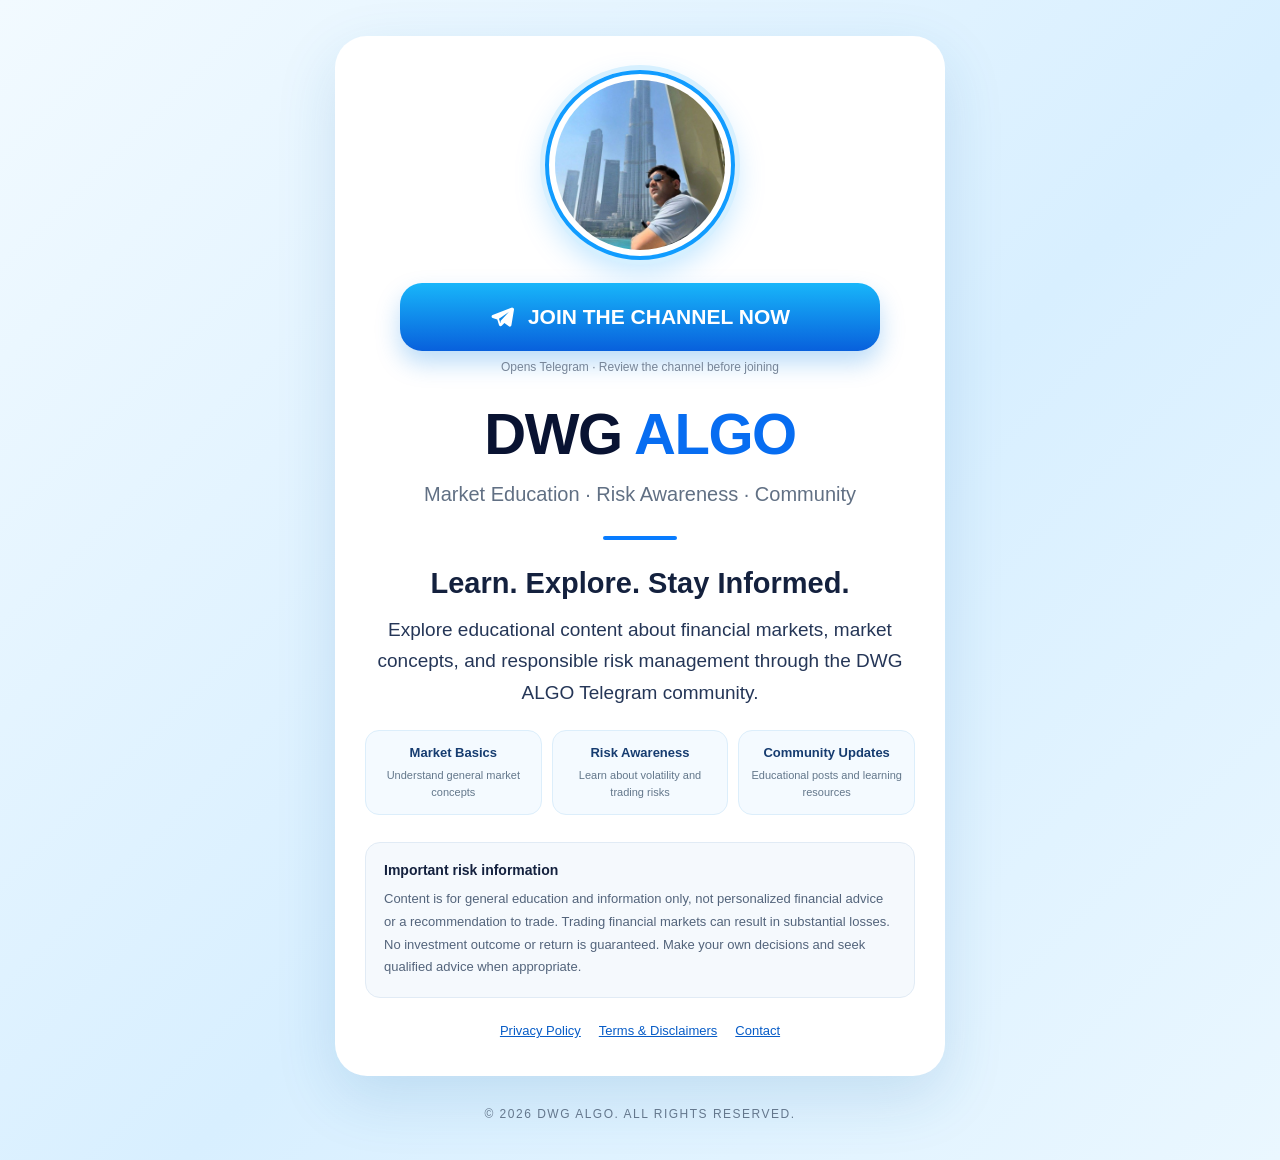
<file: index.html>
<!doctype html><html lang="en"><head><meta charset="utf-8"><meta name="viewport" content="width=device-width,initial-scale=1"><meta name="theme-color" content="#e9f6ff"><meta name="description" content="DWG ALGO educational community: market education, risk awareness, and learning resources."><title>DWG ALGO | Educational Community</title><link rel="stylesheet" href="style.css"><script>!function(f,b,e,v,n,t,s){if(f.fbq)return;n=f.fbq=function(){n.callMethod?n.callMethod.apply(n,arguments):n.queue.push(arguments)};if(!f._fbq)f._fbq=n;n.push=n;n.loaded=!0;n.version='2.0';n.queue=[];t=b.createElement(e);t.async=!0;t.src=v;s=b.getElementsByTagName(e)[0];s.parentNode.insertBefore(t,s)}(window,document,'script','https://connect.facebook.net/en_US/fbevents.js');fbq('init','1790759748816930');fbq('track','PageView');</script><noscript><img height="1" width="1" style="display:none" src="https://www.facebook.com/tr?id=1790759748816930&amp;ev=PageView&amp;noscript=1" alt=""></noscript></head><body><main class="wrap"><section class="card"><div class="avatar-ring"><img class="avatar" src="profile.jpg" alt="DWG ALGO community profile photograph"></div><a id="telegram-join" class="cta" href="https://t.me/+jS40Zq1jppdjOWNl" target="_blank" rel="noopener noreferrer"><svg viewBox="0 0 24 24" aria-hidden="true"><path d="M21.4 3.6a1.6 1.6 0 0 0-1.7-.25L2.4 10.2a1.5 1.5 0 0 0 .1 2.83l4.2 1.37 1.6 5.06a1.5 1.5 0 0 0 2.5.65l2.5-2.55 4.1 3.02a1.5 1.5 0 0 0 2.37-.9l2.4-14.5a1.6 1.6 0 0 0-.77-1.58ZM8.3 13.5l9.1-6.15-7.5 8.05-.4 2.05-1.2-3.95Z"/></svg>JOIN THE CHANNEL NOW</a><p class="micro">Opens Telegram · Review the channel before joining</p><h1>DWG <span>ALGO</span></h1><p class="subtitle">Market Education · Risk Awareness · Community</p><div class="line"></div><h2>Learn. Explore. Stay Informed.</h2><p class="description">Explore educational content about financial markets, market concepts, and responsible risk management through the DWG ALGO Telegram community.</p><div class="topics"><div><strong>Market Basics</strong><small>Understand general market concepts</small></div><div><strong>Risk Awareness</strong><small>Learn about volatility and trading risks</small></div><div><strong>Community Updates</strong><small>Educational posts and learning resources</small></div></div><div class="notice"><strong>Important risk information</strong><p>Content is for general education and information only, not personalized financial advice or a recommendation to trade. Trading financial markets can result in substantial losses. No investment outcome or return is guaranteed. Make your own decisions and seek qualified advice when appropriate.</p></div><nav class="links" aria-label="Site information"><a href="privacy.html">Privacy Policy</a><a href="terms.html">Terms & Disclaimers</a><a href="contact.html">Contact</a></nav></section><footer>© 2026 DWG ALGO. ALL RIGHTS RESERVED.</footer></main><script>document.getElementById('telegram-join').addEventListener('click',function(){if(typeof fbq==='function')fbq('trackCustom','TelegramJoinClick')});</script></body></html>
</file>
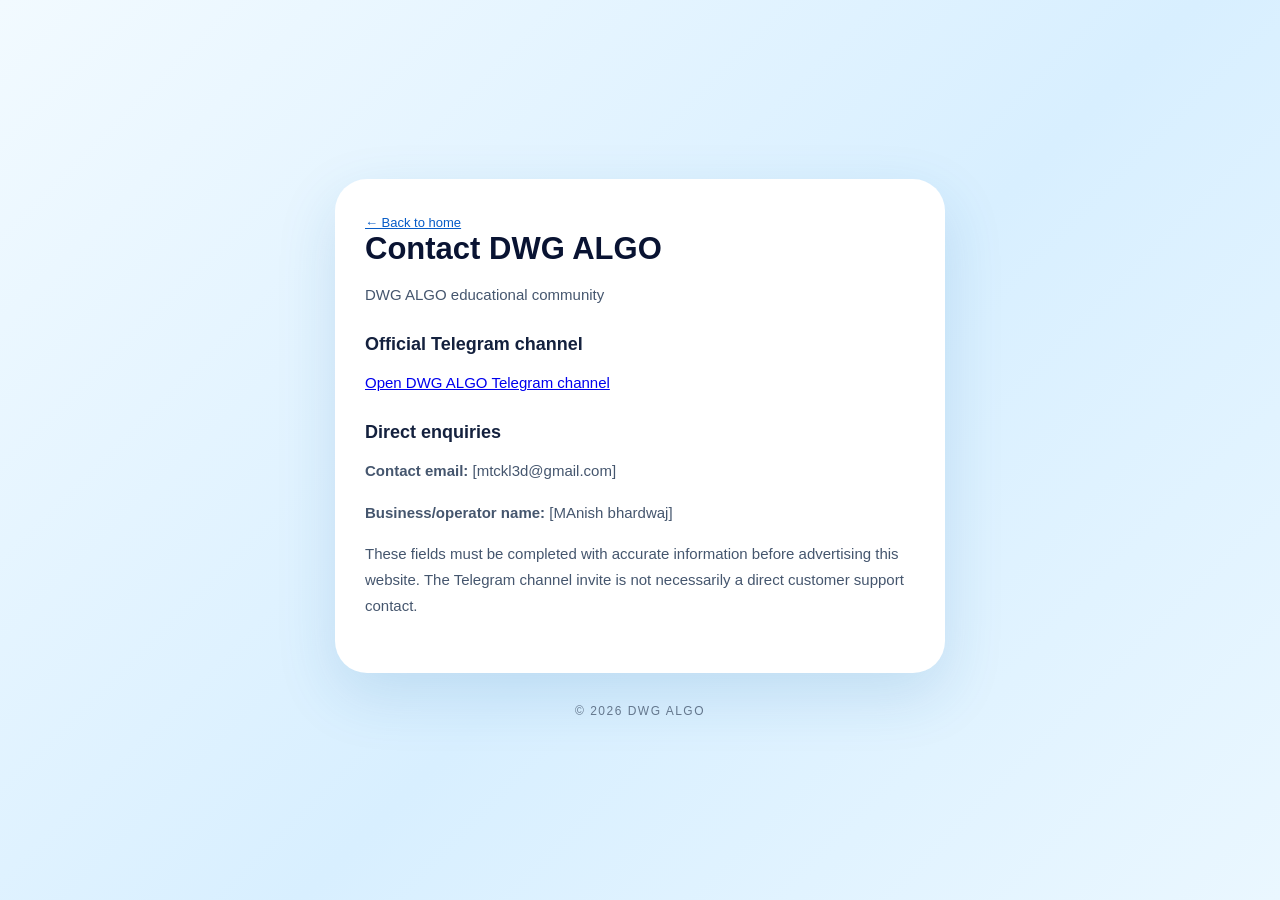
<file: contact.html>
<!doctype html><html lang="en"><head><meta charset="utf-8"><meta name="viewport" content="width=device-width,initial-scale=1"><title>Contact | DWG ALGO</title><link rel="stylesheet" href="style.css"></head><body><main class="wrap"><article class="card page"><a class="back" href="index.html">← Back to home</a><h1>Contact DWG ALGO</h1><p>DWG ALGO educational community</p><h2>Official Telegram channel</h2><p><a href="https://t.me/+jS40Zq1jppdjOWNl" target="_blank" rel="noopener noreferrer">Open DWG ALGO Telegram channel</a></p><h2>Direct enquiries</h2><p><strong>Contact email:</strong> [mtckl3d@gmail.com]</p><p><strong>Business/operator name:</strong> [MAnish bhardwaj]</p><p>These fields must be completed with accurate information before advertising this website. The Telegram channel invite is not necessarily a direct customer support contact.</p></article><footer>© 2026 DWG ALGO</footer></main></body></html>
</file>
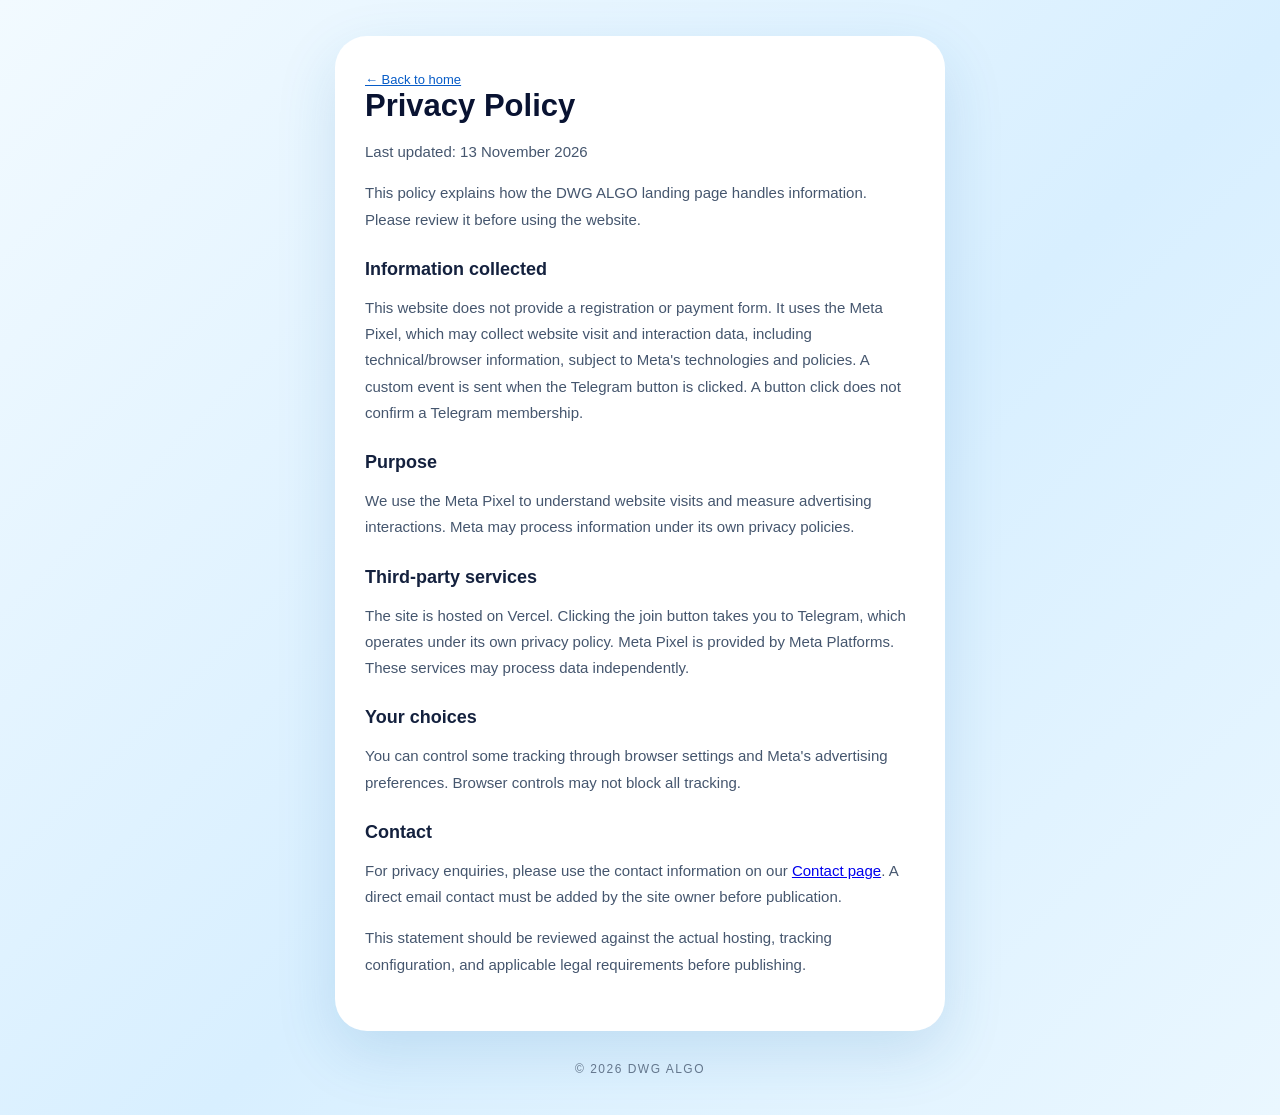
<file: privacy.html>
<!doctype html><html lang="en"><head><meta charset="utf-8"><meta name="viewport" content="width=device-width,initial-scale=1"><title>Privacy Policy | DWG ALGO</title><link rel="stylesheet" href="style.css"></head><body><main class="wrap"><article class="card page"><a class="back" href="index.html">← Back to home</a><h1>Privacy Policy</h1><p>Last updated: 13 November 2026</p><p>This policy explains how the DWG ALGO landing page handles information. Please review it before using the website.</p><h2>Information collected</h2><p>This website does not provide a registration or payment form. It uses the Meta Pixel, which may collect website visit and interaction data, including technical/browser information, subject to Meta's technologies and policies. A custom event is sent when the Telegram button is clicked. A button click does not confirm a Telegram membership.</p><h2>Purpose</h2><p>We use the Meta Pixel to understand website visits and measure advertising interactions. Meta may process information under its own privacy policies.</p><h2>Third-party services</h2><p>The site is hosted on Vercel. Clicking the join button takes you to Telegram, which operates under its own privacy policy. Meta Pixel is provided by Meta Platforms. These services may process data independently.</p><h2>Your choices</h2><p>You can control some tracking through browser settings and Meta's advertising preferences. Browser controls may not block all tracking.</p><h2>Contact</h2><p>For privacy enquiries, please use the contact information on our <a href="contact.html">Contact page</a>. A direct email contact must be added by the site owner before publication.</p><p>This statement should be reviewed against the actual hosting, tracking configuration, and applicable legal requirements before publishing.</p></article><footer>© 2026 DWG ALGO</footer></main></body></html>
</file>
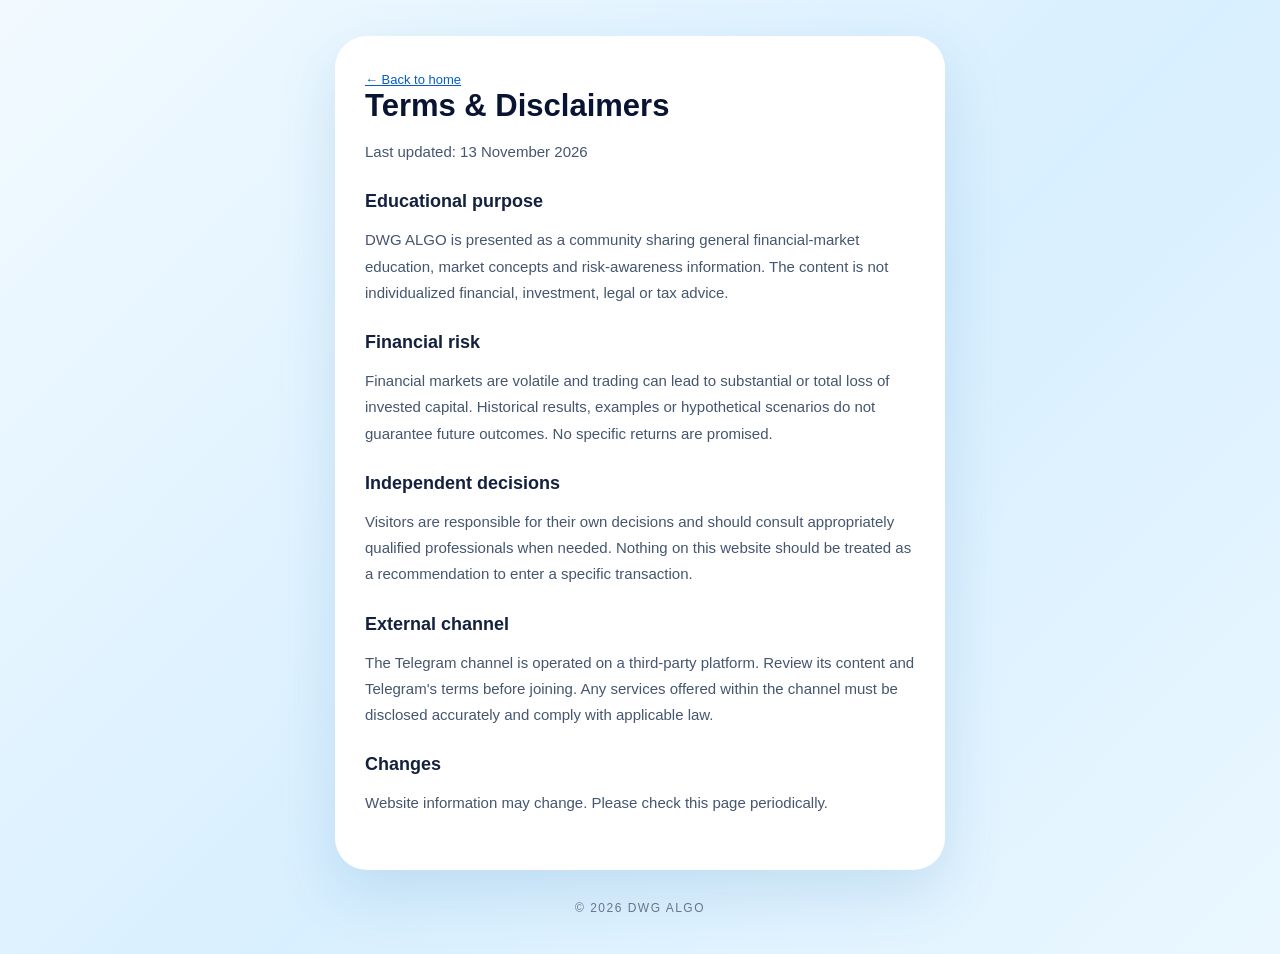
<file: terms.html>
<!doctype html><html lang="en"><head><meta charset="utf-8"><meta name="viewport" content="width=device-width,initial-scale=1"><title>Terms & Disclaimers | DWG ALGO</title><link rel="stylesheet" href="style.css"></head><body><main class="wrap"><article class="card page"><a class="back" href="index.html">← Back to home</a><h1>Terms & Disclaimers</h1><p>Last updated: 13 November 2026</p><h2>Educational purpose</h2><p>DWG ALGO is presented as a community sharing general financial-market education, market concepts and risk-awareness information. The content is not individualized financial, investment, legal or tax advice.</p><h2>Financial risk</h2><p>Financial markets are volatile and trading can lead to substantial or total loss of invested capital. Historical results, examples or hypothetical scenarios do not guarantee future outcomes. No specific returns are promised.</p><h2>Independent decisions</h2><p>Visitors are responsible for their own decisions and should consult appropriately qualified professionals when needed. Nothing on this website should be treated as a recommendation to enter a specific transaction.</p><h2>External channel</h2><p>The Telegram channel is operated on a third-party platform. Review its content and Telegram's terms before joining. Any services offered within the channel must be disclosed accurately and comply with applicable law.</p><h2>Changes</h2><p>Website information may change. Please check this page periodically.</p></article><footer>© 2026 DWG ALGO</footer></main></body></html>
</file>
<file: style.css>
*{box-sizing:border-box}body{margin:0;min-height:100vh;font-family:Arial,Helvetica,sans-serif;color:#14213e;background:linear-gradient(135deg,#f2faff 0%,#d8efff 55%,#eaf7ff 100%);display:flex;align-items:center;justify-content:center;padding:36px 16px}.wrap{width:min(100%,610px);text-align:center}.card{background:#fff;border-radius:32px;padding:34px 30px 38px;box-shadow:0 22px 60px rgba(29,109,171,.15)}.avatar-ring{width:190px;height:190px;margin:0 auto 25px;padding:6px;border:4px solid #119cff;border-radius:50%;box-shadow:0 0 0 5px #d6f0ff,0 12px 30px rgba(0,151,255,.25)}.avatar{width:100%;height:100%;border-radius:50%;object-fit:cover;object-position:68% 67%}h1{font-size:clamp(35px,7vw,58px);margin:0 0 12px;font-weight:900;letter-spacing:-1.5px;color:#091332}h1 span{color:#076df1}.subtitle{color:#617084;font-size:clamp(15px,3.4vw,20px);line-height:1.5;margin:0}.line{height:4px;width:74px;background:#087cff;border-radius:9px;margin:27px auto}h2{font-size:clamp(22px,5vw,29px);margin:0 0 14px}.description{font-size:clamp(16px,3.8vw,19px);line-height:1.65;margin:0 0 22px;color:#253657}.topics{display:grid;grid-template-columns:repeat(3,1fr);gap:10px;margin:0 0 27px}.topics div{background:#f4faff;border:1px solid #dceefb;border-radius:14px;padding:14px 8px}.topics strong{display:block;font-size:13px;color:#163c70}.topics small{display:block;margin-top:7px;color:#63778b;font-size:11px;line-height:1.5}.cta{display:flex;align-items:center;justify-content:center;gap:12px;text-decoration:none;background:linear-gradient(180deg,#18b6fa,#0860dc);color:#fff;font-size:clamp(15px,3.7vw,21px);font-weight:800;padding:21px 12px;border-radius:22px;box-shadow:0 12px 24px rgba(0,126,229,.27);transition:transform .15s,box-shadow .15s}.cta:hover{transform:translateY(-2px);box-shadow:0 15px 28px rgba(0,126,229,.32)}.cta svg{width:26px;height:26px;fill:currentColor;flex-shrink:0}.micro{font-size:12px;color:#778598}.notice{text-align:left;background:#f5f9fd;border:1px solid #e1ebf5;padding:18px;border-radius:15px;margin-top:24px}.notice strong{font-size:14px}.notice p{font-size:13px;line-height:1.75;color:#53647b;margin:9px 0 0}.links{display:flex;justify-content:center;flex-wrap:wrap;gap:12px 18px;margin-top:25px}.links a,.back{color:#075cc7;font-size:13px;text-decoration:underline}footer{margin-top:28px;color:#64778d;letter-spacing:1.5px;font-size:12px;line-height:1.7}.page{text-align:left}.page h1{font-size:31px;letter-spacing:0}.page h2{font-size:18px;margin-top:26px}.page p,.page li{font-size:15px;line-height:1.75;color:#45566e}.page ul{padding-left:20px}@media(max-width:440px){body{padding:22px 13px}.card{padding:30px 21px 32px;border-radius:27px}.avatar-ring{width:166px;height:166px}.cta{border-radius:18px;padding:19px 10px}.topics{gap:6px}.topics div{padding:11px 5px}.topics strong{font-size:11px}.topics small{font-size:10px}}
/* Primary CTA directly below the profile photo */
.avatar-ring{margin-bottom:23px}
.avatar-ring + .cta{margin:0 auto 9px;max-width:480px}
.avatar-ring + .cta + .micro{margin:0 0 26px}
</file>
